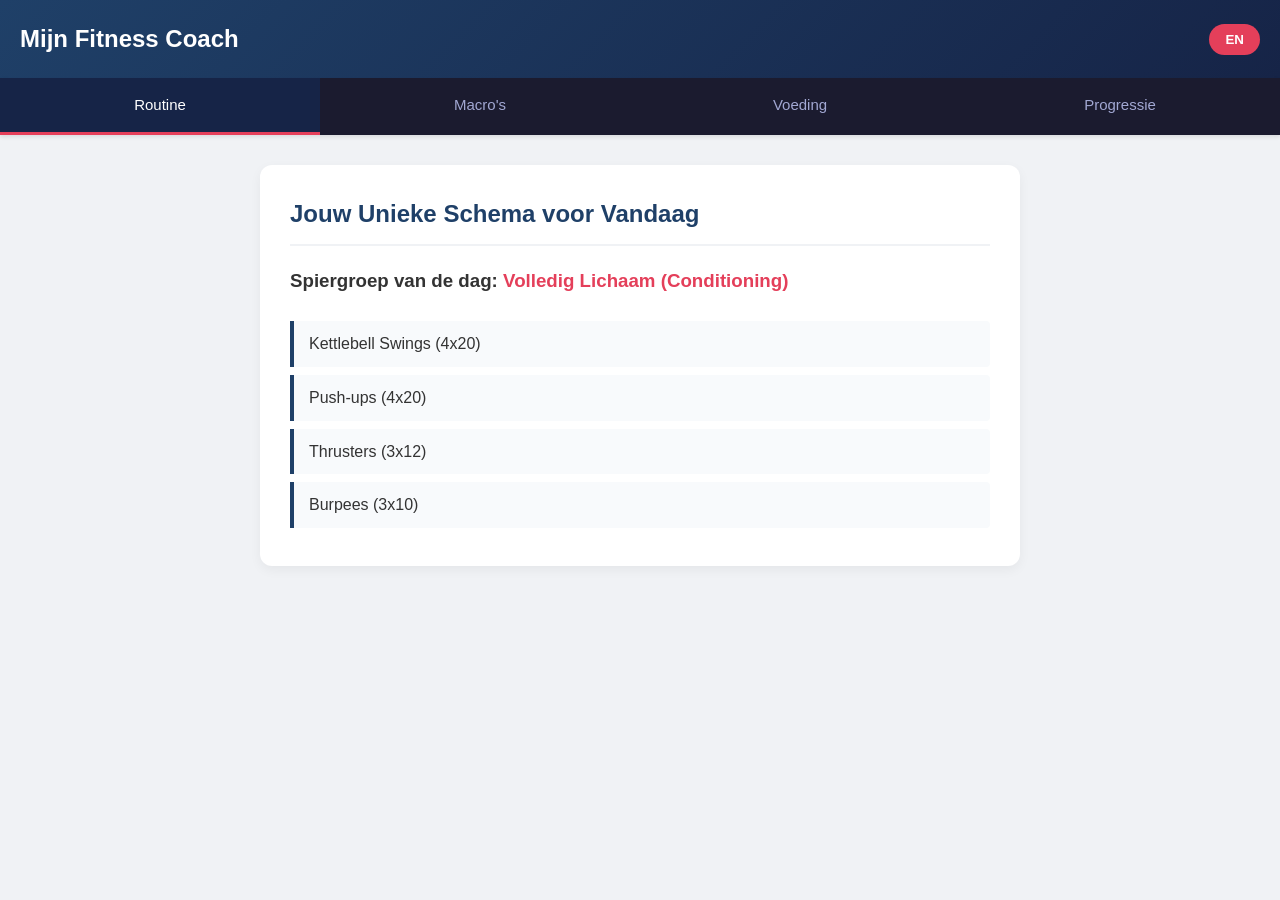
<file: index.html>
<!DOCTYPE html>
<html lang="nl">
<head>
    <meta charset="UTF-8">
    <meta name="viewport" content="width=device-width, initial-scale=1.0">
    <title>Fitness Coach - Routine</title>
    <link rel="manifest" href="manifest.json">
    <link rel="stylesheet" href="css/style.css">
</head>
<body>

    <header>
        <h1 id="txt-title">Mijn Fitness Coach</h1>
        <button id="btn-lang" class="btn-lang" onclick="toggleLanguage()">EN</button>
    </header>

    <nav>
        <a href="index.html" id="nav-routine">Routine</a>
        <a href="macros.html" id="nav-macros">Macro's</a>
        <a href="nutrition.html" id="nav-nutrition">Voeding</a>
        <a href="progress.html" id="nav-progress">Progressie</a>
    </nav>

    <main>
        <div class="card">
            <h2 id="page-routine-title">Vandaag Trainen</h2>
            <div id="routine-display">
            </div>
        </div>
    </main>

    <script src="js/main.js"></script>
    <script src="js/routine.js"></script>
    <script>
    if ('serviceWorker' in navigator) {
    navigator.serviceWorker.register('sw.js')
        .then(() => console.log("Service Worker Geregistreerd"));
    }
</script>

</body>
</html>
</file>
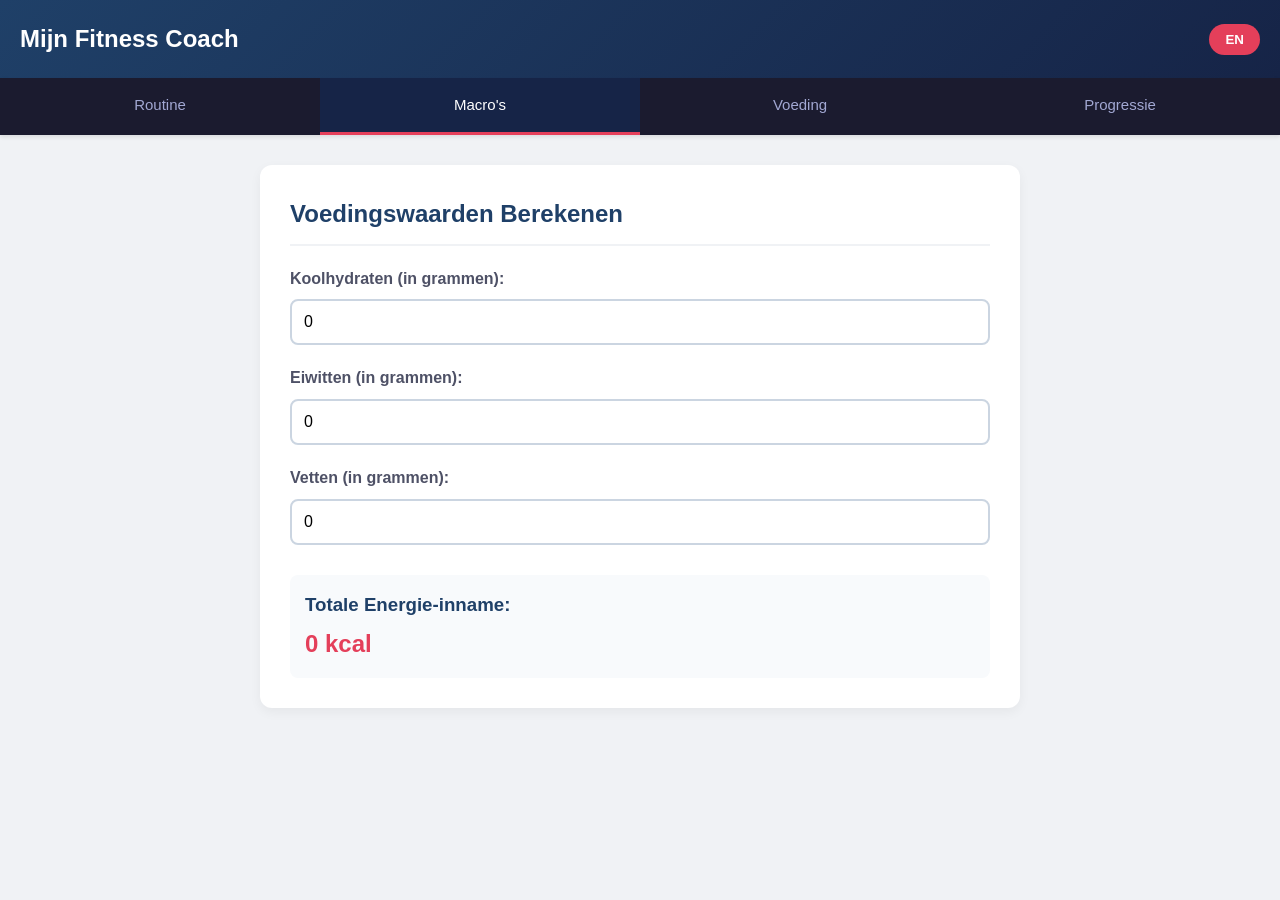
<file: macros.html>
<!DOCTYPE html>
<html lang="nl">
<head>
    <meta charset="UTF-8">
    <meta name="viewport" content="width=device-width, initial-scale=1.0">
    <title>Fitness Coach - Macro Tracker</title>
    <link rel="stylesheet" href="css/style.css">
</head>
<body>

    <header>
        <h1 id="txt-title">Mijn Fitness Coach</h1>
        <button id="btn-lang" class="btn-lang" onclick="toggleLanguage()">EN</button>
    </header>

    <nav>
        <a href="index.html" id="nav-routine">Routine</a>
        <a href="macros.html" id="nav-macros">Macro's</a>
        <a href="nutrition.html" id="nav-nutrition">Voeding</a>
        <a href="progress.html" id="nav-progress">Progressie</a>
    </nav>

    <main>
        <div class="card">
            <h2 id="macros-title">Voedingswaarden Berekenen</h2>
            
            <div class="form-group">
                <label id="lbl-carbs" for="input-carbs">Koolhydraten (in grammen):</label>
                <input type="number" id="input-carbs" value="0" oninput="calculateAndSaveMacros()">
            </div>

            <div class="form-group">
                <label id="lbl-protein" for="input-protein">Eiwitten (in grammen):</label>
                <input type="number" id="input-protein" value="0" oninput="calculateAndSaveMacros()">
            </div>

            <div class="form-group">
                <label id="lbl-fats" for="input-fats">Vetten (in grammen):</label>
                <input type="number" id="input-fats" value="0" oninput="calculateAndSaveMacros()">
            </div>

            <div style="margin-top: 30px; padding: 15px; background: #f8fafc; border-radius: 8px;">
                <h3 id="lbl-summary-title" style="color: #1f4068;">Totale Energie-inname:</h3>
                <p id="total-calories-display" style="font-size: 24px; font-weight: bold; color: #e43f5a; margin-top: 5px;">0 kcal</p>
            </div>
        </div>
    </main>

    <script src="js/main.js"></script>
    <script src="js/macros.js"></script>
</body>
</html>
</file>
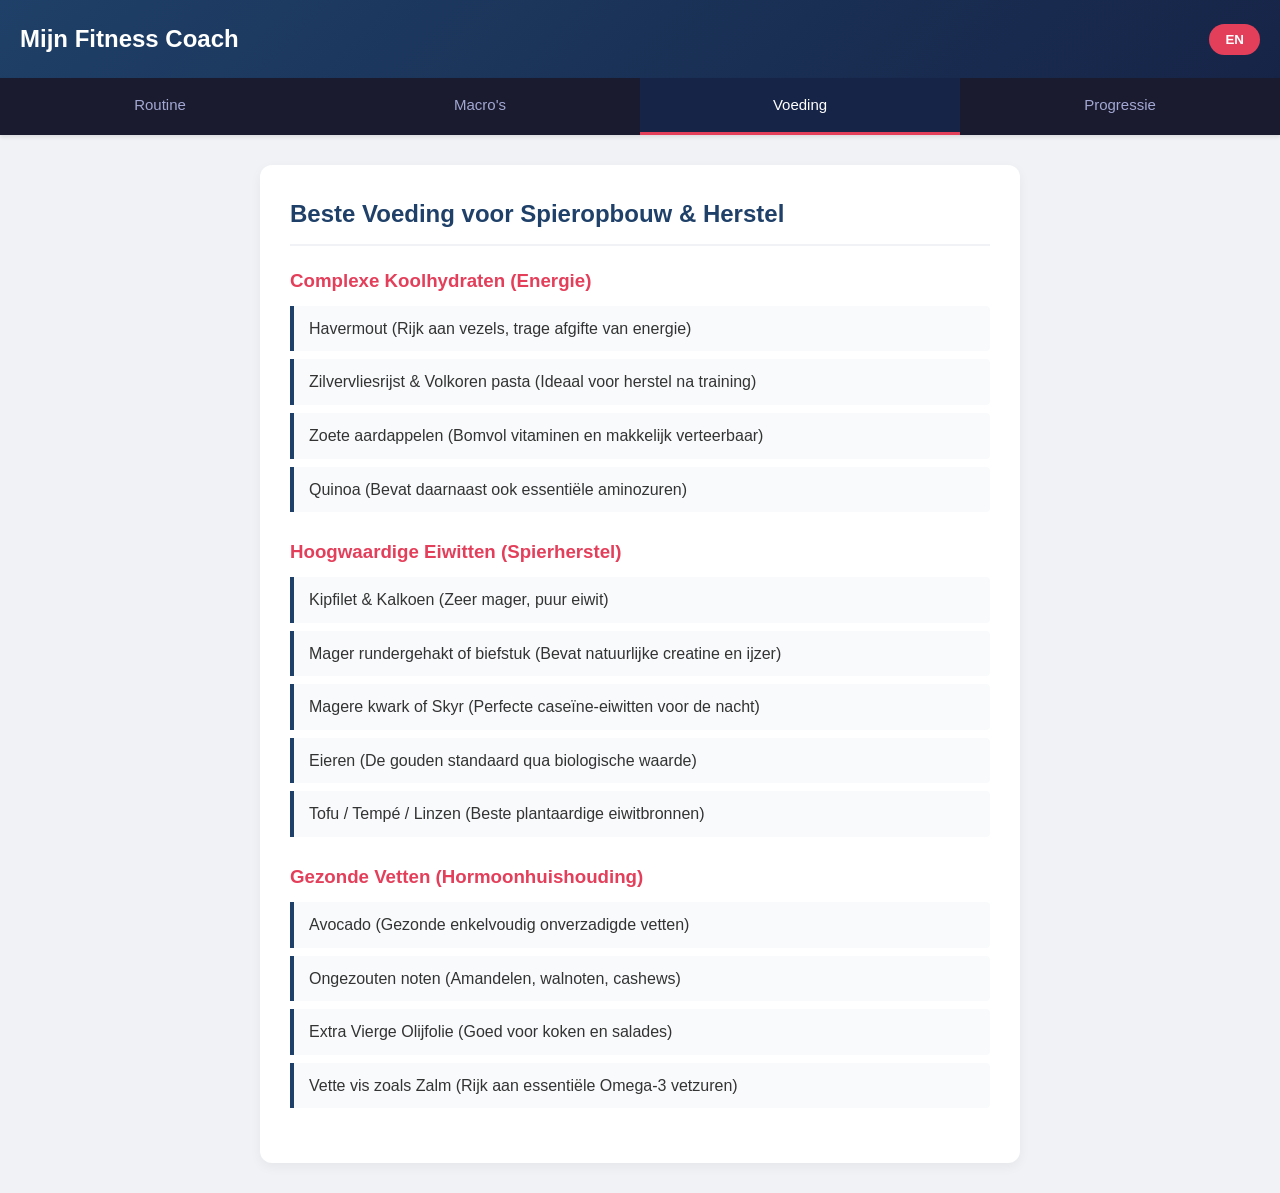
<file: nutrition.html>
<!DOCTYPE html>
<html lang="nl">
<head>
    <meta charset="UTF-8">
    <meta name="viewport" content="width=device-width, initial-scale=1.0">
    <title>Fitness Coach - Beste Voeding</title>
    <link rel="stylesheet" href="css/style.css">
</head>
<body>

    <header>
        <h1 id="txt-title">Mijn Fitness Coach</h1>
        <button id="btn-lang" class="btn-lang" onclick="toggleLanguage()">EN</button>
    </header>

    <nav>
        <a href="index.html" id="nav-routine">Routine</a>
        <a href="macros.html" id="nav-macros">Macro's</a>
        <a href="nutrition.html" id="nav-nutrition">Voeding</a>
        <a href="progress.html" id="nav-progress">Progressie</a>
    </nav>

    <main>
        <div class="card">
            <h2 id="nutrition-main-title">Gezonde Voedingskeuzes per Macro</h2>
            <div id="nutrition-container">
                <!-- Dynamische lijsten per macronutriënt via JS -->
            </div>
        </div>
    </main>

    <script src="js/main.js"></script>
    <script src="js/nutrition.js"></script>
</body>
</html>
</file>
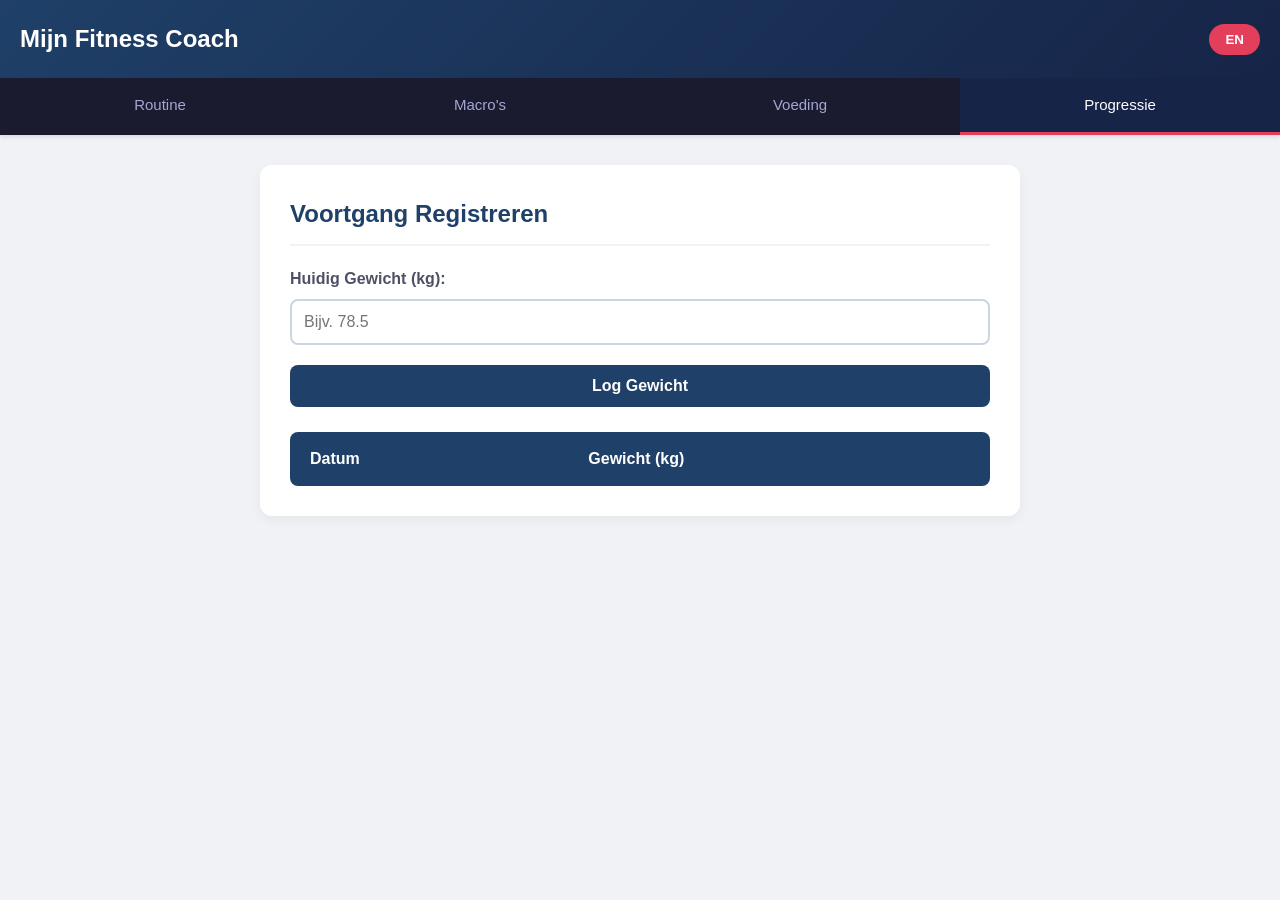
<file: progress.html>
<!DOCTYPE html>
<html lang="nl">
<head>
    <meta charset="UTF-8">
    <meta name="viewport" content="width=device-width, initial-scale=1.0">
    <title>Fitness Coach - Progressie</title>
    <link rel="stylesheet" href="css/style.css">
</head>
<body>

    <header>
        <h1 id="txt-title">Mijn Fitness Coach</h1>
        <button id="btn-lang" class="btn-lang" onclick="toggleLanguage()">EN</button>
    </header>

    <nav>
        <a href="index.html" id="nav-routine">Routine</a>
        <a href="macros.html" id="nav-macros">Macro's</a>
        <a href="nutrition.html" id="nav-nutrition">Voeding</a>
        <a href="progress.html" id="nav-progress">Progressie</a>
    </nav>

    <main>
        <div class="card">
            <h2 id="progress-title">Voortgang Registreren</h2>
            
            <div class="form-group">
                <label id="lbl-weight" for="input-weight">Huidig Gewicht (kg):</label>
                <input type="number" id="input-weight" step="0.1" placeholder="Bijv. 78.5">
            </div>

            <button id="btn-save" class="btn-submit" onclick="submitWeight()">Log Gewicht</button>

            <table>
                <thead>
                    <tr>
                        <th id="th-date">Datum</th>
                        <th id="th-weight">Gewicht (kg)</th>
                    </tr>
                </thead>
                <tbody id="table-body-progress">
                    <!-- Logs verschijnen hier via JavaScript -->
                </tbody>
            </table>
        </div>
    </main>

    <script src="js/main.js"></script>
    <script src="js/progress.js"></script>
</body>
</html>
</file>
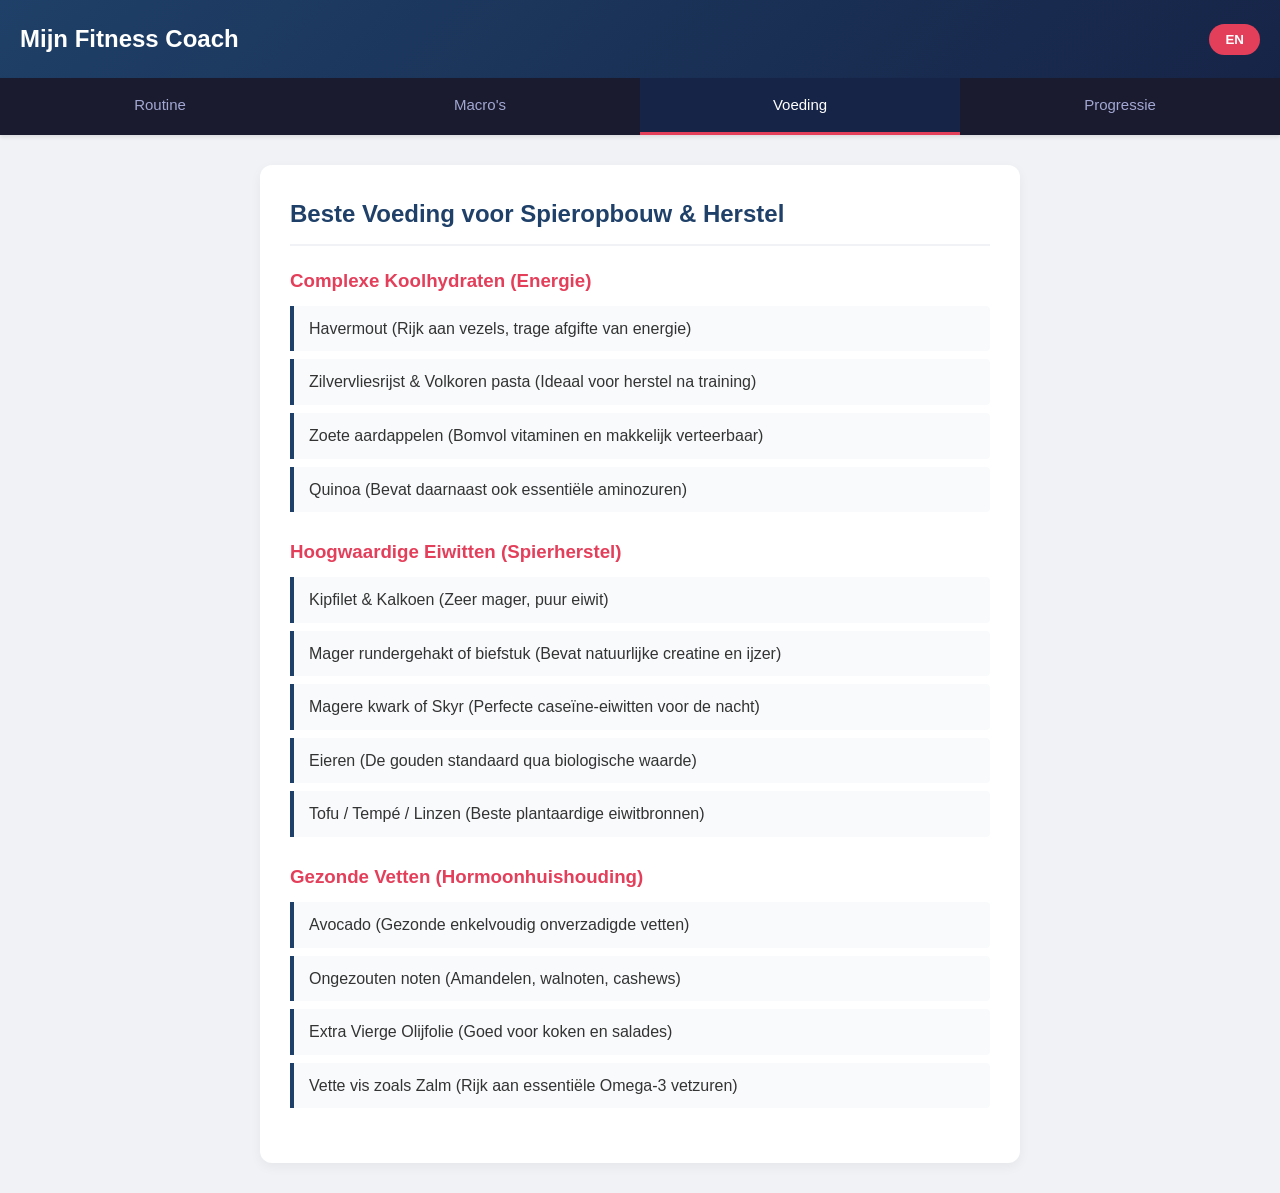
<file: voeding.html>
<!DOCTYPE html>
<html lang="nl">
<head>
    <meta charset="UTF-8">
    <meta name="viewport" content="width=device-width, initial-scale=1.0">
    <title>Fitness Coach - Beste Voeding</title>
    <link rel="stylesheet" href="css/style.css">
</head>
<body>

    <header>
        <h1 id="txt-title">Mijn Fitness Coach</h1>
        <button id="btn-lang" class="btn-lang" onclick="toggleLanguage()">EN</button>
    </header>

    <nav>
        <a href="index.html" id="nav-routine">Routine</a>
        <a href="macros.html" id="nav-macros">Macro's</a>
        <a href="voeding.html" id="nav-nutrition">Voeding</a>
        <a href="progress.html" id="nav-progress">Progressie</a>
    </nav>

    <main>
        <div class="card">
            <h2 id="nutrition-main-title">Gezonde Voedingskeuzes per Macro</h2>
            <div id="nutrition-container">
                <!-- Dynamische lijsten per macronutriënt via JS -->
            </div>
        </div>
    </main>

    <script src="js/main.js"></script>
    <script src="js/nutrition.js"></script>
</body>
</html>
</file>
<file: css/style.css>
/* Stijlen */
* {
    box-sizing: border-box;
    margin: 0;
    padding: 0;
}

body {
    font-family: 'Segoe UI', Tahoma, Geneva, Verdana, sans-serif;
    background-color: #f0f2f5;
    color: #333;
    line-height: 1.6;
}

/* Header & Navigatie */
header {
    background: linear-gradient(135deg, #1f4068, #162447);
    color: #fff;
    padding: 20px;
    display: flex;
    justify-content: space-between;
    align-items: center;
    box-shadow: 0 4px 6px rgba(0,0,0,0.1);
}

header h1 {
    font-size: 24px;
    font-weight: 600;
}

.btn-lang {
    background-color: #e43f5a;
    color: white;
    border: none;
    padding: 8px 16px;
    font-weight: bold;
    border-radius: 20px;
    cursor: pointer;
    transition: background 0.3s ease;
}

.btn-lang:hover {
    background-color: #ff4a68;
}

nav {
    display: flex;
    background-color: #1b1b2f;
    box-shadow: 0 2px 4px rgba(0,0,0,0.1);
}

nav a {
    flex: 1;
    text-align: center;
    padding: 15px 10px;
    color: #a2a8d3;
    text-decoration: none;
    font-size: 15px;
    font-weight: 500;
    transition: all 0.3s ease;
}

nav a:hover, nav a.active {
    color: #fff;
    background-color: #162447;
    border-bottom: 3px solid #e43f5a;
}

/* Content Container */
main {
    max-width: 800px;
    margin: 30px auto;
    padding: 0 20px;
}

.card {
    background: #ffffff;
    padding: 30px;
    border-radius: 12px;
    box-shadow: 0 4px 12px rgba(0,0,0,0.05);
    margin-bottom: 20px;
}

h2 {
    color: #1f4068;
    margin-bottom: 20px;
    border-bottom: 2px solid #f0f2f5;
    padding-bottom: 10px;
}

/* Formulieren en Inputs */
.form-group {
    margin-bottom: 20px;
}

label {
    display: block;
    margin-bottom: 8px;
    font-weight: 600;
    color: #4e5166;
}

input[type="number"], input[type="text"] {
    width: 100%;
    padding: 12px;
    border: 2px solid #cbd5e1;
    border-radius: 8px;
    font-size: 16px;
    transition: border-color 0.3s ease;
}

input[type="number"]:focus, input[type="text"]:focus {
    border-color: #1f4068;
    outline: none;
}

.btn-submit {
    background-color: #1f4068;
    color: white;
    border: none;
    padding: 12px 24px;
    font-size: 16px;
    font-weight: 600;
    border-radius: 8px;
    cursor: pointer;
    width: 100%;
    transition: background 0.3s ease;
}

.btn-submit:hover {
    background-color: #162447;
}

/* Tabellen progressie */
table {
    width: 100%;
    border-collapse: collapse;
    margin-top: 25px;
    background: white;
    border-radius: 8px;
    overflow: hidden;
}

th, td {
    padding: 14px 20px;
    text-align: left;
}

th {
    background-color: #1f4068;
    color: white;
    font-weight: 600;
}

tr:nth-child(even) {
    background-color: #f8fafc;
}

tr:border-bottom {
    border-bottom: 1px solid #e2e8f0;
}

/* Voedingslijsten */
.nutrition-section {
    margin-bottom: 25px;
}

.nutrition-section h3 {
    color: #e43f5a;
    margin-bottom: 10px;
}

.nutrition-list {
    list-style-type: none;
    padding-left: 0;
}

.nutrition-list li {
    background: #f8fafc;
    margin-bottom: 8px;
    padding: 10px 15px;
    border-left: 4px solid #1f4068;
    border-radius: 0 4px 4px 0;
}
</file>
